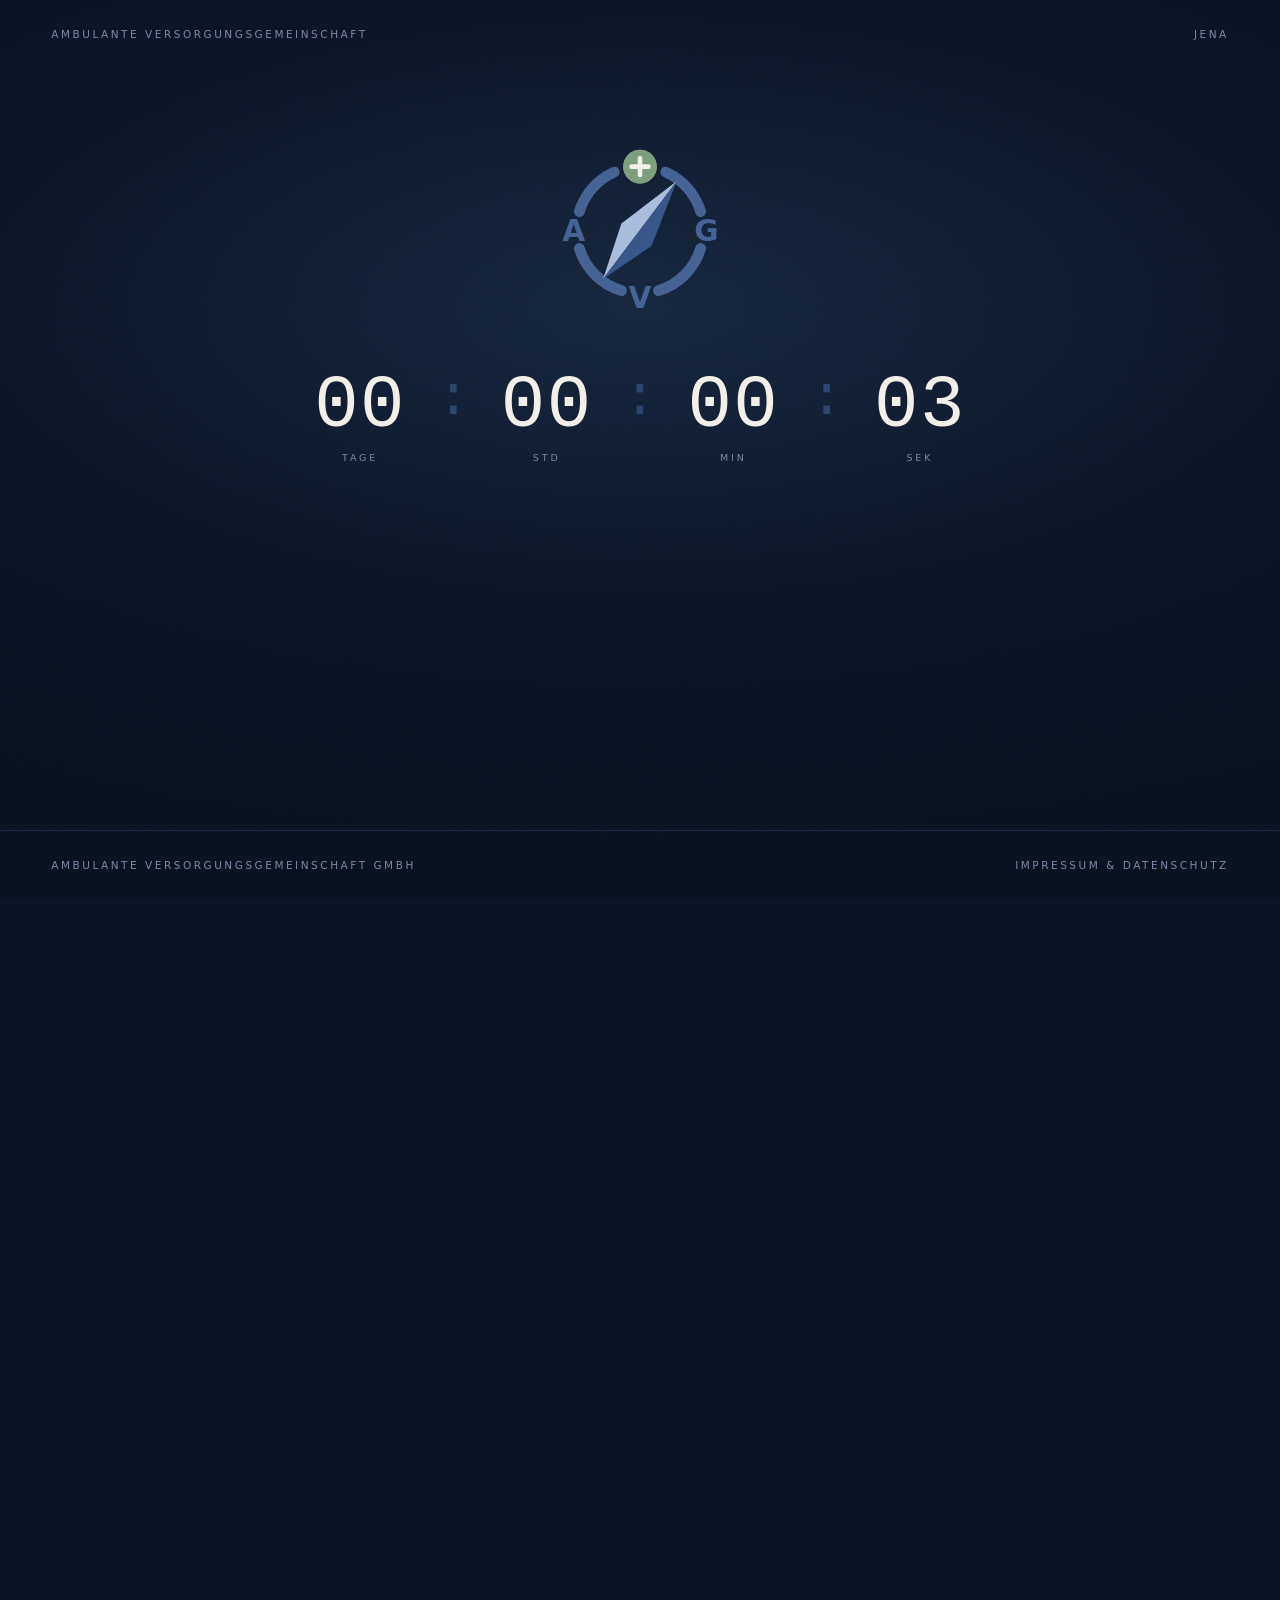
<file: index.html>
<!DOCTYPE html>
<html lang="de">
<head>
<meta charset="utf-8">
<meta name="viewport" content="width=device-width, initial-scale=1, viewport-fit=cover">
<title>Ambulante Versorgungsgemeinschaft</title>
<meta name="description" content="Wir bauen gemeinsam an der Primärversorgung von morgen.">
<meta name="theme-color" content="#0C1526">
<link rel="icon" href="favicon.svg" type="image/svg+xml">
<meta property="og:title" content="Ambulante Versorgungsgemeinschaft">
<meta property="og:description" content="Wir bauen gemeinsam an der Primärversorgung von morgen.">
<meta property="og:type" content="website">
<meta property="og:locale" content="de_DE">
<meta property="og:url" content="https://www.ambulante-versorgungsgemeinschaft.de/">
<meta property="og:image" content="https://www.ambulante-versorgungsgemeinschaft.de/og.png">
<meta property="og:image:width" content="1200">
<meta property="og:image:height" content="630">
<meta name="twitter:card" content="summary_large_image">
<style>
  :root{
    --navy-950:#0A1220;
    --navy-900:#0C1526;
    --navy-700:#1E3050;
    --navy-600:#2C4670;
    --steel:#6E86AE;
    --green:#7F9E7F;
    --green-hell:#A8C5A8;
    --cream:#F2EFE8;
    --dim:#7B8AA5;
    --rule:#1B2A45;
    --card:#101C31;
    --card-line:#22334F;
  }

  *{box-sizing:border-box;margin:0;padding:0}
  html{-webkit-text-size-adjust:100%}

  body{
    min-height:100dvh;
    background:var(--navy-900);
    color:var(--cream);
    font-family:system-ui,-apple-system,"Segoe UI",Roboto,"Helvetica Neue",Arial,sans-serif;
    display:flex;flex-direction:column;
    -webkit-font-smoothing:antialiased;
  }
  body.laeuft{overflow:hidden;height:100dvh}

  body::before{
    content:"";position:fixed;inset:0;pointer-events:none;z-index:0;
    background:radial-gradient(ellipse 100% 62% at 50% 34%, #17273F 0%, var(--navy-900) 55%, var(--navy-950) 100%);
  }
  body::after{
    content:"";position:fixed;inset:0;pointer-events:none;z-index:1;
    opacity:.045;mix-blend-mode:overlay;
    background-image:url("data:image/svg+xml,%3Csvg xmlns='http://www.w3.org/2000/svg' width='160' height='160'%3E%3Cfilter id='n'%3E%3CfeTurbulence type='fractalNoise' baseFrequency='.9' numOctaves='3'/%3E%3C/filter%3E%3Crect width='160' height='160' filter='url(%23n)'/%3E%3C/svg%3E");
  }

  .meta{
    position:relative;z-index:3;
    display:flex;align-items:baseline;justify-content:space-between;gap:26px;
    padding:clamp(16px,3vw,28px) clamp(18px,4vw,52px);
    font-size:clamp(8.5px,1.05vw,10.5px);
    letter-spacing:.24em;text-transform:uppercase;color:var(--dim);
  }
  footer.meta{border-top:1px solid var(--rule);margin-top:auto;transition:opacity .8s ease}
  .imp-btn{
    background:none;border:0;padding:0;cursor:pointer;color:inherit;
    font:inherit;font-size:inherit;letter-spacing:.24em;text-transform:uppercase;
    border-bottom:1px solid transparent;transition:color .25s,border-color .25s;white-space:nowrap;
  }
  .imp-btn:hover,.imp-btn:focus-visible{color:var(--cream);border-bottom-color:var(--navy-600)}

  main{position:relative;z-index:2;flex:1;width:min(1180px,100%);margin:0 auto;padding:0 clamp(18px,4vw,52px)}

  /* ============================== Bühne ============================== */
  .buehne{
    min-height:calc(100dvh - 150px);
    display:flex;flex-direction:column;align-items:center;justify-content:center;
    text-align:center;gap:clamp(24px,4.5vh,46px);
    padding:clamp(24px,5vh,50px) 0;
  }

  .mark{width:clamp(150px,22vh,230px);height:auto;display:block;overflow:visible}
  .needle{transform-origin:100px 100px;transform:rotate(37deg);animation:suchen 9s ease-in-out infinite}
  @keyframes suchen{
    0%,100%{transform:rotate(37deg)}
    28%{transform:rotate(43deg)}
    54%{transform:rotate(34.5deg)}
    76%{transform:rotate(40deg)}
  }

  /* Erst trudeln, dann einrasten: vier Umdrehungen mit kleinem Überschwinger. */
  .needle.dreht{animation:nadelDreht 2.9s linear forwards}
  @keyframes nadelDreht{
    0%  {transform:rotate(37deg)}
    7%  {transform:rotate(128deg)}
    18% {transform:rotate(430deg)}
    34% {transform:rotate(840deg)}
    52% {transform:rotate(1150deg)}
    70% {transform:rotate(1330deg)}
    84% {transform:rotate(1418deg)}
    92% {transform:rotate(1453deg)}
    100%{transform:rotate(1440deg)}
  }

  .plus-gruppe{transform-origin:100px 36px}
  .plus-halo{transform-origin:100px 36px;animation:atmen 4.5s ease-in-out infinite}
  @keyframes atmen{
    0%,100%{opacity:.16;transform:scale(1)}
    50%{opacity:0;transform:scale(1.75)}
  }
  body.p-fertig .plus-gruppe{cursor:pointer}
  body.p-schluss .plus-gruppe{animation:plusPuls .9s ease-out 2.55s}
  @keyframes plusPuls{ 0%{transform:scale(1)} 30%{transform:scale(1.32)} 100%{transform:scale(1)} }

  /* Uhr */
  .uhr{display:flex;align-items:flex-start;justify-content:center;gap:clamp(10px,2.6vw,30px)}
  .einheit{display:flex;flex-direction:column;align-items:center;gap:9px;min-width:clamp(50px,9vw,86px)}
  .zahl{
    font-family:ui-monospace,"Cascadia Mono","Segoe UI Mono","Roboto Mono",Menlo,Consolas,monospace;
    font-size:clamp(34px,8.2vw,74px);font-weight:400;letter-spacing:.02em;line-height:1;
    color:var(--cream);font-variant-numeric:tabular-nums;
  }
  .zahl.tickt{animation:tick .5s ease-out}
  @keyframes tick{
    0%{transform:scale(1.2);color:var(--green-hell)}
    100%{transform:scale(1);color:var(--cream)}
  }
  .kap{font-size:clamp(7.5px,1vw,9.5px);letter-spacing:.3em;text-transform:uppercase;color:var(--dim)}
  .doppel{
    font-family:ui-monospace,monospace;font-size:clamp(28px,6.4vw,58px);line-height:1.05;
    color:var(--navy-600);align-self:flex-start;
  }

  /* Claim */
  .claim{
    font-size:clamp(24px,3.9vw,45px);font-weight:300;line-height:1.24;letter-spacing:-.018em;
    color:#C9D2E2;max-width:24ch;text-wrap:balance;
    opacity:0;transform:translateY(14px);
  }
  .claim em{font-style:normal;font-weight:700;color:var(--green-hell);letter-spacing:.03em;text-transform:uppercase}
  .claim b{font-weight:700;color:var(--cream)}
  .uhr,.claim{transition:opacity .7s ease,transform .7s cubic-bezier(.2,.8,.25,1)}

  .weiter{
    font-size:10px;letter-spacing:.26em;text-transform:uppercase;color:var(--dim);
    opacity:0;transition:opacity .8s ease;
    display:flex;flex-direction:column;align-items:center;gap:10px;
  }

  body:not(.p-claim):not(.p-fertig) .claim{opacity:0;transform:translateY(14px);pointer-events:none}
  body.p-claim .claim,body.p-fertig .claim{opacity:1;transform:none}
  body.p-claim .uhr,body.p-fertig .uhr{opacity:0;transform:translateY(-10px);position:absolute;pointer-events:none}
  body.p-fertig .weiter{opacity:1}

  .inhalt{opacity:0;transform:translateY(22px);transition:opacity .9s ease,transform .9s cubic-bezier(.2,.8,.25,1)}
  body.p-fertig .inhalt{opacity:1;transform:none}
  body:not(.p-fertig) .inhalt{pointer-events:none}
  /* Die Fusszeile bleibt in jeder Phase sichtbar: das Impressum muss nach
     § 5 DDG staendig erreichbar sein, auch waehrend der Countdown laeuft. */
  /* Solange der Countdown laeuft, ist die Seite auf 100dvh beschnitten und die
     noch unsichtbaren Kacheln draengen die Fusszeile darunter. Deshalb heftet
     sie in dieser Phase an den unteren Rand. */
  body.laeuft footer.meta{position:fixed;left:0;right:0;bottom:0;z-index:5}

  .blitz{position:fixed;inset:0;z-index:4;pointer-events:none;background:#A8C5A8;opacity:0;mix-blend-mode:screen}
  body.p-schluss .blitz{animation:blitzen 1.2s ease-out 2.4s}
  @keyframes blitzen{ 0%{opacity:0} 22%{opacity:.13} 100%{opacity:0} }

  /* ===================== Die Raute als Stilelement ===================== */
  /* Dieselbe Silhouette wie die Kompassnadel. Ein Klick lässt sie drehen. */
  .raute{
    display:block;width:13px;height:23px;
    background:var(--green);
    clip-path:polygon(50% 0%, 100% 64%, 50% 100%, 0% 64%);
    cursor:pointer;
    transition:transform .9s cubic-bezier(.18,.75,.2,1), background .3s ease;
  }
  .raute:hover{background:var(--green-hell)}

  /* ============================= Fragen ============================= */
  .fragen{padding:clamp(40px,8vh,88px) 0 clamp(30px,5vh,54px)}
  .fragen-kopf{
    font-size:clamp(8.5px,1.05vw,10.5px);letter-spacing:.34em;text-transform:uppercase;
    color:var(--green);margin-bottom:clamp(22px,3.6vh,34px);text-align:center;
  }
  .gitter{display:grid;grid-template-columns:repeat(3,1fr);gap:clamp(12px,1.5vw,18px)}
  @media (max-width:940px){ .gitter{grid-template-columns:repeat(2,1fr)} }
  @media (max-width:620px){ .gitter{grid-template-columns:1fr} }

  .kachel{
    display:flex;flex-direction:column;
    background:var(--card);border:1px solid var(--card-line);
    padding:clamp(22px,2.3vw,30px);
    transition:border-color .3s ease,background .3s ease,transform .3s ease;
  }
  .kachel:hover{border-color:#3A5480;background:#12203A;transform:translateY(-3px)}
  .kachel:hover .glaube{color:var(--cream)}
  .frage{font-size:clamp(16px,1.6vw,19px);line-height:1.38;color:var(--cream);letter-spacing:-.006em}
  .antwortblock{margin-top:auto;padding-top:clamp(16px,2vw,22px)}
  .antwortblock .raute{margin-bottom:14px}
  .glaube{font-size:clamp(13.5px,1.35vw,15.5px);line-height:1.6;color:#9FB0CA;transition:color .3s ease}

  .kachel-offen{border-color:#3A5480;background:#12203A;grid-column:span 2}
  @media (max-width:620px){ .kachel-offen{grid-column:span 1} }
  .mitmach{margin-top:auto;padding-top:clamp(16px,2vw,22px);display:flex;flex-direction:column;gap:12px}
  .mitmach textarea{
    width:100%;background:var(--navy-900);border:1px solid var(--card-line);border-radius:2px;
    color:var(--cream);font:inherit;font-size:14px;line-height:1.5;padding:11px 13px;
    resize:vertical;min-height:76px;transition:border-color .25s;
  }
  .mitmach textarea:focus{outline:none;border-color:var(--green)}
  .mitmach textarea::placeholder{color:#63748F}
  .mitmach button{
    align-self:flex-start;background:var(--green);color:#0C1526;border:0;border-radius:2px;
    font:inherit;font-weight:600;font-size:11.5px;letter-spacing:.16em;text-transform:uppercase;
    padding:11px 20px;cursor:pointer;transition:background .25s;
  }
  .mitmach button:hover{background:var(--green-hell)}
  .mitmach .hinweis{font-size:11px;line-height:1.5;color:var(--dim)}

  .nachtrag{
    text-align:center;padding:0 0 clamp(46px,8vh,86px);
    font-size:clamp(13.5px,1.5vw,16px);line-height:1.75;color:var(--dim);
  }
  .koeder{
    cursor:pointer;color:#9FB0CA;
    border-bottom:1px dotted #3A5480;transition:color .25s,border-color .25s;
  }
  .koeder:hover{color:var(--cream);border-bottom-color:var(--steel)}

  /* ============================ Overlays ============================ */
  .veil{
    position:fixed;inset:0;z-index:20;
    display:flex;align-items:center;justify-content:center;padding:20px;
    background:#060B14EE;opacity:0;visibility:hidden;
    transition:opacity .4s ease,visibility .4s;
  }
  .veil.on{opacity:1;visibility:visible}
  .veil .close{
    position:absolute;top:18px;right:20px;background:none;border:0;color:var(--dim);
    cursor:pointer;font:inherit;font-size:10px;letter-spacing:.24em;text-transform:uppercase;padding:8px;
  }
  .veil .close:hover{color:var(--cream)}

  .panel{
    width:min(620px,100%);background:var(--card);border:1px solid #24375A;
    padding:clamp(26px,4vw,40px);text-align:left;max-height:88vh;overflow-y:auto;
    transform:translateY(12px);transition:transform .4s cubic-bezier(.2,.8,.25,1);
  }
  .veil.on .panel{transform:none}
  .panel h2{
    font-size:10.5px;font-weight:600;letter-spacing:.32em;text-transform:uppercase;
    color:var(--green);margin-bottom:22px;
  }
  .panel dl{display:grid;grid-template-columns:minmax(88px,auto) 1fr;gap:10px 20px;font-size:13.5px;line-height:1.55}
  .panel dt{font-size:9px;letter-spacing:.2em;text-transform:uppercase;color:var(--dim);padding-top:3px}
  .panel dd{color:#D4DCE9}
  .panel a{color:#9FB6DC;text-decoration:none;border-bottom:1px solid var(--navy-600)}
  .panel a:hover{color:var(--cream)}
  .panel .fein{
    margin-top:22px;padding-top:16px;border-top:1px solid var(--navy-700);
    font-size:11.5px;line-height:1.65;color:var(--dim);
  }
  .panel .fein b{display:block;font-size:9px;letter-spacing:.2em;text-transform:uppercase;margin-bottom:7px;font-weight:600}

  /* Wartemarke */
  .ticket{
    position:relative;width:min(440px,100%);background:var(--cream);color:#1A1A18;
    padding:clamp(24px,5vw,38px) clamp(20px,4vw,34px) clamp(18px,3vw,26px);
    text-align:center;box-shadow:0 30px 90px #0009;
    transform:translateY(-40px);transition:transform .6s cubic-bezier(.2,.9,.25,1);
  }
  .veil.on .ticket{transform:none}
  .ticket::before,.ticket::after{
    content:"";position:absolute;top:50%;width:26px;height:26px;
    background:var(--navy-950);border-radius:50%;transform:translateY(-50%);
  }
  .ticket::before{left:-13px}
  .ticket::after{right:-13px}
  .t-top,.t-sub,.t-fuss{font-family:ui-monospace,monospace;font-size:9.5px;letter-spacing:.26em;text-transform:uppercase;color:#7A736A}
  .t-nr{font-family:Georgia,"Times New Roman",serif;font-size:clamp(50px,12vw,72px);line-height:1.1;color:#A8322A;margin:.08em 0 .14em}
  .t-ort{font-family:Georgia,"Times New Roman",serif;font-size:clamp(15px,3vw,19px);line-height:1.4;margin:.7em 0 .3em}
  .t-hinweis{font-size:12.5px;line-height:1.6;color:#4A463F;margin-top:.9em}
  .code{display:flex;gap:2px;justify-content:center;align-items:flex-end;height:34px;margin-top:18px;border-top:1px dashed #C6BFB1;padding-top:16px}
  .code i{display:block;background:#1A1A18;width:2px;height:100%}

  /* Easteregg: der Zulauf */
  .zulauf{position:fixed;inset:0;z-index:24;pointer-events:none;overflow:hidden}
  .puff{
    position:absolute;opacity:0;
    background:#fff;border-radius:10px;padding:10px 14px;
    box-shadow:0 14px 40px #0006;
    display:flex;align-items:center;justify-content:center;
    animation:puffen 2.9s cubic-bezier(.2,.8,.3,1) forwards;
  }
  .puff img,.puff svg{display:block;width:100%;height:auto}
  @keyframes puffen{
    0%{opacity:0;transform:scale(.3) rotate(-12deg)}
    16%{opacity:1;transform:scale(1) rotate(0deg)}
    74%{opacity:1;transform:scale(1) rotate(0deg)}
    100%{opacity:0;transform:scale(.88) translateY(-20px)}
  }
  .ruf{
    position:absolute;left:50%;top:50%;transform:translate(-50%,-50%);
    font-size:clamp(30px,6vw,74px);font-weight:700;line-height:1.1;letter-spacing:-.02em;
    color:var(--cream);text-align:center;white-space:nowrap;
    opacity:0;animation:rufAuf 2.9s ease-out forwards;
    padding:clamp(22px,3vw,38px) clamp(28px,5vw,64px);
    background:rgba(8,14,26,.82);
    box-shadow:0 20px 70px rgba(6,11,20,.7);
  }
  .ruf small{
    display:block;margin-top:16px;font-size:clamp(12px,1.5vw,17px);font-weight:600;
    letter-spacing:.28em;text-transform:uppercase;color:var(--green-hell);
  }
  @keyframes rufAuf{
    0%{opacity:0;transform:translate(-50%,-46%)}
    28%{opacity:1;transform:translate(-50%,-50%)}
    78%{opacity:1}
    100%{opacity:0}
  }

  /* Easteregg: ein Partner, groß, und daneben der Ausblick auf das, was folgt. */
  .zulauf-eins{
    display:flex;align-items:center;justify-content:center;
    gap:clamp(18px,3.6vw,56px);padding:clamp(16px,4vw,56px);flex-wrap:wrap;
  }
  .puff-gross{
    position:relative;opacity:1;
    width:clamp(190px,32vw,430px);
    padding:clamp(18px,2.4vw,34px) clamp(20px,2.8vw,44px);
    border-radius:16px;
    animation:puffGross 4.2s cubic-bezier(.2,.8,.3,1) forwards;
  }
  @keyframes puffGross{
    0%{opacity:0;transform:scale(.34) rotate(-9deg)}
    14%{opacity:1;transform:scale(1) rotate(0deg)}
    86%{opacity:1;transform:scale(1) rotate(0deg)}
    100%{opacity:0;transform:scale(.94) translateY(-16px)}
  }
  .ruf-neben{
    position:static;left:auto;top:auto;transform:none;white-space:normal;
    max-width:min(28ch,42vw);text-align:left;
    font-size:clamp(20px,3.2vw,42px);
    animation:rufNeben 4.2s ease-out forwards;
  }
  @keyframes rufNeben{
    0%{opacity:0;transform:translateX(-20px)}
    20%{opacity:1;transform:none}
    86%{opacity:1;transform:none}
    100%{opacity:0;transform:translateY(-8px)}
  }
  @media (max-width:760px){
    .zulauf-eins{flex-direction:column;gap:clamp(14px,3vw,24px)}
    .ruf-neben{text-align:center;max-width:min(28ch,86vw)}
  }

  @media (max-width:560px){
    footer.meta{flex-direction:column;align-items:flex-start;gap:7px}
    .panel dl{grid-template-columns:1fr;gap:3px 0}
    .panel dt{padding-top:11px}
  }
  @media (prefers-reduced-motion:reduce){
    *{animation-duration:.01ms!important;transition-duration:.01ms!important}
  }
</style>
</head>
<body class="p-zaehlt laeuft">

<header class="meta">
  <span>Ambulante Versorgungsgemeinschaft</span>
  <span>Jena</span>
</header>

<div class="blitz" aria-hidden="true"></div>

<main>
  <section class="buehne">
    <svg class="mark" viewBox="0 0 200 200" xmlns="http://www.w3.org/2000/svg" role="img" aria-label="Signet der Ambulanten Versorgungsgemeinschaft: ein Kompass mit den Buchstaben A, V und G und einem grünen Pluszeichen.">
      <g fill="none" stroke="#456394" stroke-width="11" stroke-linecap="round">
        <path d="M126.03 41.53 A64 64 0 0 1 161.20 81.29"/>
        <path d="M161.20 118.71 A64 64 0 0 1 118.71 161.20"/>
        <path d="M81.29 161.20 A64 64 0 0 1 38.80 118.71"/>
        <path d="M38.80 81.29 A64 64 0 0 1 73.97 41.53"/>
      </g>
      <g font-family="system-ui,-apple-system,'Segoe UI',Arial,sans-serif" font-weight="600"
         font-size="30" fill="#456394" text-anchor="middle" dominant-baseline="central">
        <text x="33" y="101">A</text><text x="167" y="101">G</text><text x="100" y="168">V</text>
      </g>
      <g class="plus-gruppe" id="eggPlus" role="button" aria-label="Pluszeichen im Signet">
        <circle class="plus-halo" cx="100" cy="36" r="17" fill="#7F9E7F"/>
        <circle cx="100" cy="36" r="17" fill="#7F9E7F"/>
        <path d="M100 27.5 V44.5 M91.5 36 H108.5" stroke="#F2EFE8" stroke-width="4.6" stroke-linecap="round" fill="none"/>
      </g>
      <g class="needle" id="nadel">
        <path d="M100 38 L81 106 L100 162 Z" fill="#A9BCDC"/>
        <path d="M100 38 L119 106 L100 162 Z" fill="#38578A"/>
      </g>
    </svg>

    <div class="uhr" id="uhr" role="timer" aria-live="off">
      <div class="einheit"><span class="zahl" id="tg">00</span><span class="kap">Tage</span></div>
      <span class="doppel">:</span>
      <div class="einheit"><span class="zahl" id="st">00</span><span class="kap">Std</span></div>
      <span class="doppel">:</span>
      <div class="einheit"><span class="zahl" id="mn">00</span><span class="kap">Min</span></div>
      <span class="doppel">:</span>
      <div class="einheit"><span class="zahl" id="sk">05</span><span class="kap">Sek</span></div>
    </div>

    <h1 class="claim">Wir bauen <em>gemeinsam</em> an der <b>Primärversorgung von morgen</b>.</h1>

    <div class="weiter"><span class="raute" role="button" tabindex="0" aria-label="Raute"></span>Weiterlesen</div>
  </section>

  <div class="inhalt">
    <section class="fragen">
      <div class="fragen-kopf">Woran wir glauben</div>
      <div class="gitter" id="gitter"></div>
    </section>

    <p class="nachtrag">
      Gebaut von zollsoft und DOCYET, gemeinsam mit der
      <span class="koeder" id="eggAerzte" role="button" tabindex="0">Ärzteschaft</span>.
    </p>
  </div>
</main>

<footer class="meta">
  <span>Ambulante Versorgungsgemeinschaft GmbH</span>
  <button class="imp-btn" id="impBtn">Impressum &amp; Datenschutz</button>
</footer>

<div class="veil" id="veilImp" role="dialog" aria-modal="true" aria-labelledby="impH">
  <button class="close" data-close>Schließen</button>
  <div class="panel">
    <h2 id="impH">Impressum &amp; Datenschutz</h2>
    <dl>
      <dt>Anbieter</dt>
      <dd>AVG Ambulante Versorgungsgemeinschaft GmbH<br>Ernst-Haeckel-Platz 5/6, 07745 Jena</dd>
      <dt>Geschäftsführer</dt>
      <dd>Christian Schmitz, Florian Bontrup</dd>
      <dt>Register</dt>
      <dd>Amtsgericht Jena, HRB 525144</dd>
      <dt>Kontakt</dt>
      <dd>
        <a href="tel:+4936412694162">03641 2694162</a><br>
        <a href="mailto:info@zollsoft.de">info@zollsoft.de</a> ·
        <a href="mailto:info@docyet.com">info@docyet.com</a>
      </dd>
    </dl>
    <p class="fein">
      <b>Datenschutz</b>
      Diese Seite setzt keine Cookies, misst nichts und lädt nichts von Dritten. Der
      Hoster GitHub protokolliert beim Aufruf ausschließlich technisch notwendige
      Zugriffsdaten (Art. 6 Abs. 1 lit. f DSGVO) und löscht sie nach spätestens
      30 Tagen. Sie haben das Recht auf Auskunft, Berichtigung, Löschung,
      Einschränkung und Widerspruch sowie auf Beschwerde beim Thüringer
      Landesbeauftragten für den Datenschutz.
    </p>
  </div>
</div>

<div class="veil" id="veilTicket" role="dialog" aria-modal="true" aria-label="Wartemarke Nummer 47">
  <button class="close" data-close>Schließen</button>
  <div class="ticket">
    <div class="t-top">Bitte ziehen Sie eine Nummer</div>
    <div class="t-nr">Nr. 47</div>
    <div class="t-sub">Ihr Aufruf erfolgt auf dem</div>
    <div class="t-ort">47. Hausärztinnen- und Hausärztetag</div>
    <div class="t-fuss">Berlin</div>
    <p class="t-hinweis">Sie finden uns dort. Sprechen Sie uns an.</p>
    <div class="code" id="barcode"></div>
  </div>
</div>

<script>
(function(){
  "use strict";

  /* Der Moment, auf den gezählt wird. */
  var ZIEL = new Date("2026-09-10T11:00:00+02:00").getTime();
  /* Danach sieht jeder Aufruf die letzten fünf Sekunden noch einmal. */
  var WIEDERHOLUNG = 5;
  /* Logo des Verbands. Liegt die Datei nicht daneben, springt das eigene Signet ein. */
  var PARTNERLOGO = "haev-logo.png";

  var el = function(id){ return document.getElementById(id); };
  var koerper = document.body;
  var pad = function(n){ return String(n).padStart(2, "0"); };
  var sanft = window.matchMedia("(prefers-reduced-motion: reduce)").matches;

  if("scrollRestoration" in history) history.scrollRestoration = "manual";
  window.scrollTo(0, 0);

  /* --------------------------------------------------------- Rauten ----- */
  /* Jede Raute ist eine kleine Kompassnadel und dreht sich, wenn man sie antippt. */
  function rauteBeleben(r){
    var drehung = 0;
    function dreh(){
      drehung += 720;
      r.style.transform = "rotate(" + drehung + "deg)";
    }
    r.addEventListener("click", dreh);
    r.addEventListener("keydown", function(e){
      if(e.key === "Enter" || e.key === " "){ e.preventDefault(); dreh(); }
    });
  }

  /* -------------------------------------------------------- Kacheln ----- */
  var FRAGEN = [
    { f: "Warum können Praxen ihre Daten nicht einfach von einem System ins nächste mitnehmen?",
      g: "Wir glauben an Flexibilität, nicht an Knebelverträge." },
    { f: "Wie bringt man die Einfachheit zentraler Plattformen mit lokalen Versorgungskonzepten zusammen?",
      g: "Wir glauben an individuelle Konfiguration auf standardisierten Prozessen." },
    { f: "Wer entscheidet eigentlich, welchen Weg ein Patient durch die Versorgung nimmt?",
      g: "Wir glauben, dass Behandlungspfade der Ärzteschaft gehören. Nicht dem Anbieter." },
    { f: "Wenn eine Anwendung nichts kostet: Wer bezahlt sie dann?",
      g: "Wir glauben an ehrliche Preise. Nicht an Geschäftsmodelle mit Behandlungsdaten." },
    { f: "Muss künstliche Intelligenz den Menschen in der Medizin ersetzen?",
      g: "Wir glauben das Gegenteil. Richtig eingesetzt entlastet sie und stärkt die ärztliche Entscheidung." },
    { f: "Warum arbeiten Haus- und Fachärzte oft nebeneinander statt miteinander?",
      g: "Wir glauben, dass Zusammenarbeit Synergien schafft. Gegeneinander schafft nur Wartezeit." },
    { f: "Warum landet alles beim Arzt, was das Team längst könnte?",
      g: "Wir glauben an Delegation als Entlastung. Nicht als Notlösung." }
  ];

  var gitter = el("gitter");
  FRAGEN.forEach(function(q){
    var k = document.createElement("article");
    k.className = "kachel";

    var f = document.createElement("p");
    f.className = "frage"; f.textContent = q.f;

    var block = document.createElement("div");
    block.className = "antwortblock";

    var r = document.createElement("span");
    r.className = "raute"; r.setAttribute("role", "button");
    r.setAttribute("tabindex", "0"); r.setAttribute("aria-label", "Raute");
    rauteBeleben(r);

    var g = document.createElement("p");
    g.className = "glaube"; g.textContent = q.g;

    block.appendChild(r); block.appendChild(g);
    k.appendChild(f); k.appendChild(block);
    gitter.appendChild(k);
  });

  /* Die neunte Kachel bleibt offen: hier darf jeder seine Frage dalassen. */
  (function mitmachKachel(){
    var k = document.createElement("article");
    k.className = "kachel kachel-offen";

    var f = document.createElement("p");
    f.className = "frage";
    f.textContent = "Welche Frage fehlt hier noch?";

    var form = document.createElement("form");
    form.className = "mitmach";

    var feld = document.createElement("textarea");
    feld.rows = 3;
    feld.placeholder = "Ihre Frage, Ihre Idee, Ihr Glaubenssatz";
    feld.setAttribute("aria-label", "Ihre Frage, Idee oder Ihr Glaubenssatz");

    var knopf = document.createElement("button");
    knopf.type = "submit";
    knopf.textContent = "Abschicken";

    var hinweis = document.createElement("p");
    hinweis.className = "hinweis";
    hinweis.textContent = "Geht an avg@docyet.com, öffnet Ihr E-Mail-Programm.";

    form.addEventListener("submit", function(e){
      e.preventDefault();
      var text = feld.value.trim();
      if(!text){ feld.focus(); return; }
      window.location.href = "mailto:avg@docyet.com" +
        "?subject=" + encodeURIComponent("Eine Frage an die AVG") +
        "&body=" + encodeURIComponent(text);
    });

    form.appendChild(feld); form.appendChild(knopf); form.appendChild(hinweis);
    k.appendChild(f); k.appendChild(form);
    gitter.appendChild(k);
  })();

  document.querySelectorAll(".weiter .raute").forEach(rauteBeleben);

  /* ---------------------------------------------------------- Nadel ----- */
  var nadel = el("nadel");
  var geloest = false;

  function nadelEinrasten(){ nadel.classList.add("dreht"); }

  function nadelLoesen(){
    if(geloest || !nadel.classList.contains("dreht")) return;
    geloest = true;
    nadel.style.transform = "rotate(1440deg)";     // Endstand der Drehung festhalten
    nadel.classList.remove("dreht");
    nadel.style.animation = "none";
    void nadel.offsetWidth;
    nadel.style.transition = "transform 1.1s ease-in-out";
    nadel.style.transform = "rotate(1477deg)";     // 1440 + 37, wieder die Ruhelage
    setTimeout(function(){
      nadel.style.transition = "";
      nadel.style.transform = "";
      nadel.style.animation = "";                  // das ruhige Suchen läuft weiter
    }, 1150);
  }

  function pruefeScroll(){
    if(koerper.classList.contains("p-fertig") && window.scrollY > 60) nadelLoesen();
  }
  window.addEventListener("scroll", pruefeScroll, { passive: true });
  window.addEventListener("wheel", pruefeScroll, { passive: true });
  window.addEventListener("touchmove", pruefeScroll, { passive: true });

  /* ----------------------------------------------------- Phasenablauf --- */
  function phase(name){
    koerper.classList.remove("p-zaehlt", "p-schluss", "p-claim", "p-fertig");
    koerper.classList.add(name);
  }
  var gelaufen = false;

  function schluss(){
    if(gelaufen) return;
    gelaufen = true;
    if(sanft){ fertig(); return; }
    phase("p-schluss");
    nadelEinrasten();
    setTimeout(function(){ phase("p-claim"); }, 2450);
    setTimeout(fertig, 3900);
  }
  function fertig(){
    phase("p-fertig");
    koerper.classList.remove("laeuft");
    window.scrollTo(0, 0);
  }

  /* -------------------------------------------------------- Countdown --- */
  var tg = el("tg"), st = el("st"), mn = el("mn"), sk = el("sk");
  var letzteSek = null;

  function zeige(d, h, m, s){
    tg.textContent = pad(d); st.textContent = pad(h); mn.textContent = pad(m);
    if(s !== letzteSek){
      sk.textContent = pad(s);
      sk.classList.remove("tickt"); void sk.offsetWidth; sk.classList.add("tickt");
      letzteSek = s;
    }
  }

  if(ZIEL - Date.now() > 0){
    /* Der echte Countdown. Läuft er ab, während jemand zusieht, geht es nahtlos weiter. */
    (function echt(){
      var uebrig = ZIEL - Date.now();
      if(uebrig <= 0){ zeige(0,0,0,0); schluss(); return; }
      var sec = Math.floor(uebrig / 1000);
      zeige(Math.floor(sec/86400), Math.floor(sec%86400/3600), Math.floor(sec%3600/60), sec%60);
      setTimeout(echt, 250);
    })();
  } else {
    /* Danach: bei jedem Aufruf die letzten fünf Sekunden. */
    var n = WIEDERHOLUNG;
    zeige(0, 0, 0, n);
    (function wiederholen(){
      n--;
      zeige(0, 0, 0, Math.max(n, 0));
      if(n <= 0){ schluss(); return; }
      setTimeout(wiederholen, 1000);
    })();
  }

  if(sanft) schluss();

  /* --------------------------------------------------------- Overlays --- */
  function auf(v){ v.classList.add("on"); v.querySelector("[data-close]").focus(); }
  function zu(v){ v.classList.remove("on"); }
  document.querySelectorAll(".veil").forEach(function(v){
    v.addEventListener("click", function(e){
      if(e.target === v || e.target.hasAttribute("data-close")) zu(v);
    });
  });
  document.addEventListener("keydown", function(e){
    if(e.key === "Escape") document.querySelectorAll(".veil.on").forEach(zu);
  });
  el("impBtn").addEventListener("click", function(){ auf(el("veilImp")); });

  /* --------------------------------------- Easteregg: Wartemarke Nr. 47 - */
  (function(){
    var bar = el("barcode"), seed = 4711, html = "";
    for(var i = 0; i < 58; i++){
      seed = (seed * 1103515245 + 12345) % 2147483648;
      html += '<i style="width:' + (1 + (seed >> 16) % 3) + 'px;height:' + (55 + (seed >> 8) % 45) + '%"></i>';
    }
    bar.innerHTML = html;
  })();

  function wartemarke(){
    if(!koerper.classList.contains("p-fertig")) return;
    auf(el("veilTicket"));
  }
  el("eggPlus").addEventListener("click", wartemarke);

  var getippt = "";
  document.addEventListener("keydown", function(e){
    if(e.key.length !== 1) return;
    getippt = (getippt + e.key).slice(-2);
    if(getippt === "47"){ getippt = ""; wartemarke(); }
  });

  /* ------------------------------------------ Easteregg: der Zulauf ----- */
  var EIGENES_SIGNET =
    '<svg viewBox="0 0 200 200" width="100%" height="100%">' +
      '<g fill="none" stroke="#1F2E4A" stroke-width="13" stroke-linecap="round">' +
        '<path d="M126.03 41.53 A64 64 0 0 1 161.20 81.29"/>' +
        '<path d="M161.20 118.71 A64 64 0 0 1 118.71 161.20"/>' +
        '<path d="M81.29 161.20 A64 64 0 0 1 38.80 118.71"/>' +
        '<path d="M38.80 81.29 A64 64 0 0 1 73.97 41.53"/>' +
      '</g>' +
      '<circle cx="100" cy="36" r="17" fill="#7F9E7F"/>' +
      '<path d="M100 27.5 V44.5 M91.5 36 H108.5" stroke="#fff" stroke-width="4.6" stroke-linecap="round"/>' +
      '<g transform="rotate(37 100 100)">' +
        '<path d="M100 38 L81 106 L100 162 Z" fill="#8CA3C9"/>' +
        '<path d="M100 38 L119 106 L100 162 Z" fill="#1F2E4A"/>' +
      '</g>' +
    '</svg>';

  var logoDa = null;   // null = noch nicht geprüft
  (function pruefeLogo(){
    var probe = new Image();
    probe.onload  = function(){ logoDa = true;  };
    probe.onerror = function(){ logoDa = false; };
    probe.src = PARTNERLOGO;
  })();

  var laeuftZulauf = false;
  function zulauf(){
    if(laeuftZulauf) return;
    laeuftZulauf = true;

    var buehne = document.createElement("div");
    buehne.className = "zulauf zulauf-eins";
    buehne.setAttribute("aria-hidden", "true");

    /* Bewusst genau ein Partner, dafür groß. Die nächsten folgen noch. */
    var p = document.createElement("div");
    p.className = "puff puff-gross";

    if(logoDa){
      var img = document.createElement("img");
      img.src = PARTNERLOGO;
      img.alt = "";
      p.appendChild(img);
    } else {
      p.innerHTML = EIGENES_SIGNET;
    }
    buehne.appendChild(p);

    var ruf = document.createElement("div");
    ruf.className = "ruf ruf-neben";
    ruf.innerHTML = "Weitere Verbände folgen bald.<small>More coming soon</small>";
    buehne.appendChild(ruf);

    document.body.appendChild(buehne);
    setTimeout(function(){ buehne.remove(); laeuftZulauf = false; }, 4200);
  }

  var koeder = el("eggAerzte");
  koeder.addEventListener("click", zulauf);
  koeder.addEventListener("keydown", function(e){
    if(e.key === "Enter" || e.key === " "){ e.preventDefault(); zulauf(); }
  });

  console.log("%cAmbulante Versorgungsgemeinschaft", "color:#7F9E7F;font:600 14px system-ui");
  console.log("%cGemeinsam gebaut von zollsoft und DOCYET.", "color:#6E86AE;font:12px ui-monospace,monospace");
})();
</script>

</body>
</html>
</file>
